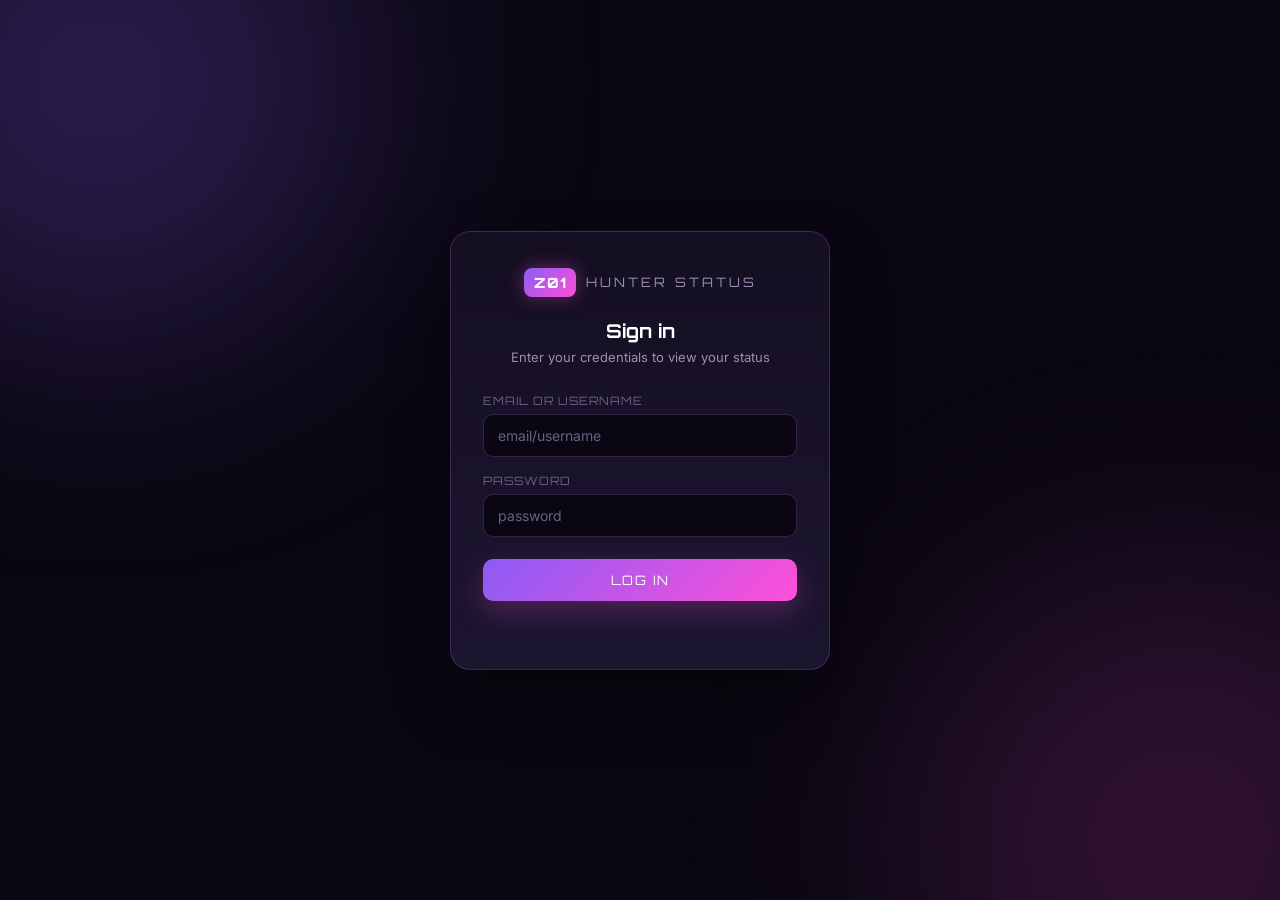
<file: index.html>
<!DOCTYPE html>
<html lang="en">
<head>
    <meta charset="UTF-8">
    <meta name="viewport" content="width=device-width, initial-scale=1.0">
    <link rel="stylesheet" href="css/style.css">
    <title>Login</title>
</head>
<body>
    <div class="auth-shell">
      <form action="" id="loginF" class="auth-card">
        <div class="brand">
          <span class="brand-mark">Z01</span>
          <span class="brand-name">Hunter Status</span>
        </div>
        <h1 class="auth-title">Sign in</h1>
        <p class="auth-subtitle">Enter your credentials to view your status</p>

        <div class="field">
          <label for="emailUsername">Email or username</label>
          <input placeholder="email/username" id="emailUsername" required>
        </div>
        <div class="field">
          <label for="password">Password</label>
          <input type="password" name="pass" id="password" placeholder="password" required>
        </div>

        <button type="submit" class="btn-submit">Log in</button>
        <p id="error"></p>
      </form>
    </div>
   <script type="module" src="js/login.js"></script>
</body>
</html>
</file>
<file: css/style.css>
@import url("https://fonts.googleapis.com/css2?family=Orbitron:wght@600;700;800&family=Inter:wght@400;500;600;700&display=swap");

:root {
  --bg-void: #0a0712;
  --bg-panel: #150f22;
  --bg-panel-alt: #1c1530;
  --border-glow: rgba(186, 120, 255, 0.22);
  --border-glow-strong: rgba(186, 120, 255, 0.45);
  --accent-violet: #8b5cf6;
  --accent-pink: #ff4fd8;
  --accent-violet-soft: rgba(139, 92, 246, 0.18);
  --text-primary: #f3eefb;
  --text-muted: #9a8fb5;
  --text-faint: #6a6285;
  --font-display: "Orbitron", sans-serif;
  --font-body: "Inter", sans-serif;
}

* {
  box-sizing: border-box;
}

body {
  margin: 0;
  min-height: 100vh;
  background: var(--bg-void);
  color: var(--text-primary);
  font-family: var(--font-body);
  position: relative;
  overflow-x: hidden;
}

/* ambient glow blobs */
body::before,
body::after {
  content: "";
  position: fixed;
  width: 520px;
  height: 520px;
  border-radius: 50%;
  filter: blur(120px);
  z-index: 0;
  pointer-events: none;
}
body::before {
  top: -180px;
  left: -160px;
  background: rgba(139, 92, 246, 0.25);
}
body::after {
  bottom: -200px;
  right: -160px;
  background: rgba(255, 79, 216, 0.16);
}

::selection {
  background: var(--accent-pink);
  color: #fff;
}

::-webkit-scrollbar {
  width: 8px;
  height: 8px;
}
::-webkit-scrollbar-track {
  background: transparent;
}
::-webkit-scrollbar-thumb {
  background: var(--accent-violet);
  border-radius: 999px;
  opacity: 0.6;
}

/* ---------- shared shell ---------- */
.app {
  position: relative;
  z-index: 1;
  max-width: 1160px;
  margin: 0 auto;
  padding: 28px 24px 60px;
}

.topbar {
  display: flex;
  align-items: center;
  justify-content: space-between;
  padding-bottom: 20px;
  margin-bottom: 28px;
  border-bottom: 1px solid var(--border-glow);
}

.xp-chart-wrapper {
  width: 650px;       
  overflow-x: auto;
  overflow-y: hidden;
}

.brand {
  display: flex;
  align-items: center;
  gap: 10px;
}

.brand-mark {
  font-family: var(--font-display);
  font-weight: 800;
  font-size: 14px;
  letter-spacing: 1px;
  color: #fff;
  background: linear-gradient(135deg, var(--accent-violet), var(--accent-pink));
  padding: 6px 10px;
  border-radius: 8px;
  box-shadow: 0 0 18px rgba(255, 79, 216, 0.35);
}

.brand-name {
  font-family: var(--font-display);
  font-size: 13px;
  letter-spacing: 3px;
  color: var(--text-muted);
  text-transform: uppercase;
}

.btn-logout {
  font-family: var(--font-body);
  font-weight: 600;
  font-size: 13px;
  color: var(--text-primary);
  background: var(--bg-panel-alt);
  border: 1px solid var(--border-glow);
  padding: 9px 18px;
  border-radius: 999px;
  cursor: pointer;
  transition:
    box-shadow 0.2s ease,
    border-color 0.2s ease,
    transform 0.15s ease;
}
.btn-logout:hover {
  border-color: var(--accent-pink);
  box-shadow: 0 0 16px rgba(255, 79, 216, 0.35);
  transform: translateY(-1px);
}
.btn-logout:focus-visible {
  outline: 2px solid var(--accent-pink);
  outline-offset: 2px;
}

/* ---------- cards ---------- */
.dashboard {
  display: grid;
  grid-template-columns: repeat(12, 1fr);
  gap: 20px;
}

.card {
  position: relative;
  background: linear-gradient(
    180deg,
    var(--bg-panel) 0%,
    var(--bg-panel-alt) 100%
  );
  border: 1px solid var(--border-glow);
  border-radius: 18px;
  padding: 24px;
  box-shadow: 0 20px 45px rgba(0, 0, 0, 0.35);
  overflow: hidden;
}

.card::before {
  content: "";
  position: absolute;
  top: 0;
  left: 24px;
  right: 24px;
  height: 1px;
  background: linear-gradient(
    90deg,
    transparent,
    var(--accent-violet),
    transparent
  );
  opacity: 0.6;
}

.card-eyebrow {
  display: flex;
  align-items: center;
  gap: 8px;
  font-family: var(--font-display);
  font-size: 11px;
  letter-spacing: 2px;
  text-transform: uppercase;
  color: var(--accent-pink);
  margin-bottom: 18px;
}
.card-eyebrow::before {
  content: "";
  width: 6px;
  height: 6px;
  border-radius: 50%;
  background: var(--accent-pink);
  box-shadow: 0 0 8px var(--accent-pink);
}

.card-profile {
  grid-column: span 5;
}
.card-xp {
  grid-column: span 7;
}
.card-audit {
  grid-column: span 4;
  display: flex;
  flex-direction: column;
  align-items: center;
}
.card-projects {
  grid-column: span 8;
}

/* ---------- profile card ---------- */
.profile-main {
  display: flex;
  align-items: center;
  gap: 22px;
}

.avatar-ring {
  position: relative;
  width: 108px;
  height: 108px;
  flex: 0 0 auto;
}

.avatar-ring::before {
  content: "";
  position: absolute;
  inset: -6px;
  border-radius: 50%;
  background: conic-gradient(
    from 0deg,
    var(--accent-violet),
    var(--accent-pink),
    var(--accent-violet)
  );
  filter: blur(5px);
  opacity: 0.85;
  animation: spin 7s linear infinite;
  z-index: 0;
}

#avatar {
  position: relative;
  z-index: 1;
  width: 100%;
  height: 100%;
  border-radius: 50%;
  object-fit: cover;
  border: 3px solid var(--bg-panel);
  display: block;
  background: var(--bg-panel-alt);
}

#level {
  position: absolute;
  z-index: 2;
  bottom: -6px;
  right: -14px;
  margin: 0;
  font-family: var(--font-display);
  font-size: 10.5px;
  letter-spacing: 0.5px;
  color: #fff;
  background: linear-gradient(135deg, var(--accent-violet), var(--accent-pink));
  padding: 4px 10px;
  border-radius: 999px;
  box-shadow: 0 0 14px rgba(255, 79, 216, 0.55);
  white-space: nowrap;
}

.profile-info {
  min-width: 0;
}

#log {
  font-family: var(--font-display);
  font-size: 22px;
  font-weight: 700;
  margin: 0 0 4px;
  color: #fff;
  overflow-wrap: anywhere;
}

#userId {
  margin: 0 0 14px;
  font-size: 12.5px;
  color: var(--text-faint);
  letter-spacing: 0.5px;
}

.StaustRow {
  display: flex;
  flex-wrap: wrap;
  gap: 10px;
}

.XpRatio {
  margin: 0;
  font-size: 13px;
  font-weight: 600;
  color: var(--text-primary);
  background: var(--bg-void);
  border: 1px solid var(--border-glow);
  padding: 8px 14px;
  border-radius: 10px;
  font-variant-numeric: tabular-nums;
}

/* ---------- chart cards ---------- */
.chart-wrapper {
  width: 100%;
}

.chart {
  width: 100%;
  height: auto;
  display: block;
  overflow: visible;
}

.card-audit .chart {
  max-width: 220px;
}

/* ---------- projects table ---------- */
.projects-scroll {
  max-height: 340px;
  overflow-y: auto;
  margin: -4px -8px -4px 0;
  padding-right: 8px;
}

.projects-table {
  width: 100%;
  border-collapse: collapse;
  font-size: 13.5px;
}

.projects-table thead th {
  position: sticky;
  top: 0;
  background: var(--bg-panel);
  text-align: left;
  font-family: var(--font-display);
  font-size: 10.5px;
  letter-spacing: 1.5px;
  text-transform: uppercase;
  color: var(--text-muted);
  padding: 0 10px 12px;
  font-weight: 600;
}

.projects-table tbody tr {
  background: var(--bg-panel-alt);
}
.projects-table tbody tr:hover {
  background: var(--accent-violet-soft);
}

.projects-table tbody td {
  padding: 12px 10px;
  color: var(--text-primary);
  border-top: 1px solid rgba(255, 255, 255, 0.04);
}

.projects-table tbody tr td:first-child {
  border-radius: 10px 0 0 10px;
}
.projects-table tbody tr td:last-child {
  border-radius: 0 10px 10px 0;
  color: var(--text-muted);
  font-size: 12.5px;
}
.projects-table tbody td:nth-child(2) {
  color: var(--accent-pink);
  font-weight: 600;
  font-variant-numeric: tabular-nums;
}

@keyframes spin {
  to {
    transform: rotate(360deg);
  }
}

@media (prefers-reduced-motion: reduce) {
  .avatar-ring::before {
    animation: none;
  }
}

/* ---------- responsive ---------- */
@media (max-width: 900px) {
  .card-profile,
  .card-xp,
  .card-audit,
  .card-projects {
    grid-column: span 12;
  }
  .profile-main {
    flex-wrap: wrap;
  }
}

/* ---------- login page ---------- */
.auth-shell {
  min-height: 100vh;
  display: flex;
  align-items: center;
  justify-content: center;
  padding: 24px;
  position: relative;
  z-index: 1;
}

.auth-card {
  width: 100%;
  max-width: 380px;
  background: linear-gradient(
    180deg,
    var(--bg-panel) 0%,
    var(--bg-panel-alt) 100%
  );
  border: 1px solid var(--border-glow);
  border-radius: 20px;
  padding: 36px 32px;
  box-shadow: 0 30px 60px rgba(0, 0, 0, 0.45);
  text-align: center;
}

.auth-card .brand {
  justify-content: center;
  margin-bottom: 22px;
}

.auth-title {
  font-family: var(--font-display);
  font-size: 19px;
  font-weight: 700;
  color: #fff;
  margin: 0 0 6px;
}

.auth-subtitle {
  font-size: 13px;
  color: var(--text-muted);
  margin: 0 0 28px;
}

.field {
  text-align: left;
  margin-bottom: 16px;
}

.field label {
  display: block;
  font-size: 11.5px;
  letter-spacing: 1px;
  text-transform: uppercase;
  color: var(--text-faint);
  margin-bottom: 6px;
  font-family: var(--font-display);
}

.field input {
  width: 100%;
  padding: 12px 14px;
  border-radius: 10px;
  border: 1px solid var(--border-glow);
  background: var(--bg-void);
  color: var(--text-primary);
  font-family: var(--font-body);
  font-size: 14px;
  transition:
    border-color 0.2s ease,
    box-shadow 0.2s ease;
}
.field input::placeholder {
  color: var(--text-faint);
}
.field input:focus {
  outline: none;
  border-color: var(--accent-violet);
  box-shadow: 0 0 0 3px var(--accent-violet-soft);
}

.btn-submit {
  width: 100%;
  margin-top: 6px;
  padding: 13px;
  border: none;
  border-radius: 10px;
  font-family: var(--font-display);
  font-size: 13px;
  letter-spacing: 1.5px;
  text-transform: uppercase;
  color: #fff;
  background: linear-gradient(135deg, var(--accent-violet), var(--accent-pink));
  cursor: pointer;
  box-shadow: 0 10px 30px rgba(255, 79, 216, 0.25);
  transition:
    transform 0.15s ease,
    box-shadow 0.2s ease;
}
.btn-submit:hover {
  transform: translateY(-1px);
  box-shadow: 0 14px 34px rgba(255, 79, 216, 0.4);
}
.btn-submit:focus-visible {
  outline: 2px solid var(--accent-pink);
  outline-offset: 2px;
}

#error {
  min-height: 18px;
  margin: 14px 0 0;
  font-size: 12.5px;
  color: var(--accent-pink);
}
</file>
